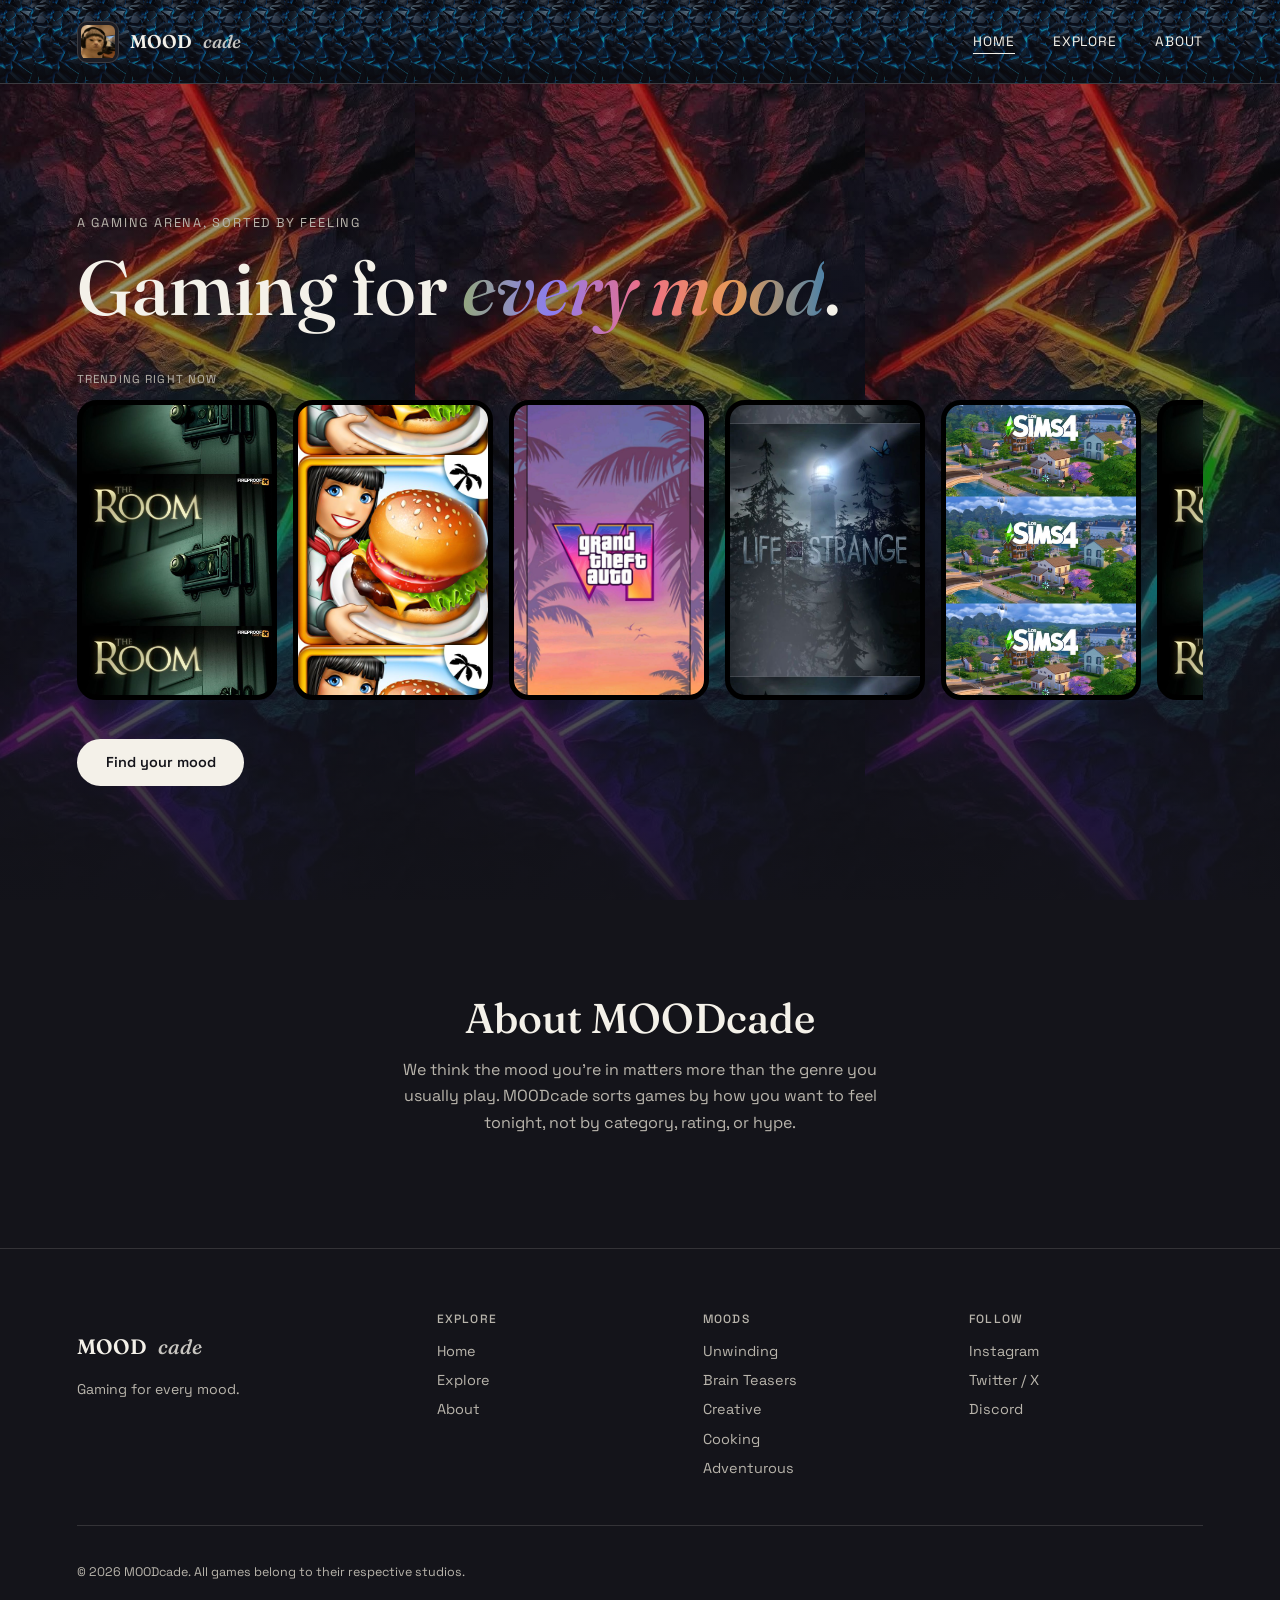
<file: index.html>
<!DOCTYPE html>
<html lang="en">
<head>
<meta charset="UTF-8">
<meta name="viewport" content="width=device-width, initial-scale=1.0">
<title>game arena</title>
<link rel="stylesheet" href="styles.css">
</head>
<body>

  <nav class="nav">
    <div class="nav__bg"></div>
    <div class="nav__content">
      <a href="index.html" class="brand">
        <img src="images/19.jpg" alt="MOODcade" class="brand-mark">
        MOOD<span>cade</span>
      </a>
      <ul class="nav__links">
        <li><a href="index.html" aria-current="page">Home</a></li>
        <li><a href="categories.html">Explore</a></li>
        <li><a href="#about">About</a></li>
      </ul>
    </div>
  </nav>

  <header class="hero" id="home">
    <div class="hero__media"></div>
    <div class="hero__scrim"></div>

    <div class="hero__inner">
      <p class="hero__eyebrow">A gaming arena, sorted by feeling</p>
      <h1 class="hero__title">Gaming for <em>every mood</em>.</h1>

      <div class="marquee">
        <p class="marquee__label">Trending right now</p>
        <div class="marquee__track">
          <div class="marquee__row">
            <div class="marquee__card"></div>
            <div class="marquee__card"></div>
            <div class="marquee__card"></div>
            <div class="marquee__card"></div>
            <div class="marquee__card"></div>
          </div>
          <div class="marquee__row" aria-hidden="true">
            <div class="marquee__card"></div>
            <div class="marquee__card"></div>
            <div class="marquee__card"></div>
            <div class="marquee__card"></div>
            <div class="marquee__card"></div>
          </div>
        </div>
      </div>

      <a href="categories.html" class="hero__cta">Find your mood</a>
    </div>
  </header>

  <section class="about" id="about">
    <h2>About MOODcade</h2>
    <p>We think the mood you're in matters more than the genre you usually play. MOODcade sorts games by how you want to feel tonight, not by category, rating, or hype.</p>
  </section>

  <footer class="footer">
    <div class="footer__top">
      <div class="footer__brand">
        <p class="brand brand--footer">MOOD<span>cade</span></p>
        <p class="footer__tag">Gaming for every mood.</p>
      </div>

      <div class="footer__col">
        <h4>Explore</h4>
        <a href="index.html">Home</a>
        <a href="categories.html">Explore</a>
        <a href="#about">About</a>
      </div>

      <div class="footer__col">
        <h4>Moods</h4>
        <a href="categories.html#cozy">Unwinding</a>
        <a href="categories.html#puzzle">Brain Teasers</a>
        <a href="categories.html#create">Creative</a>
        <a href="categories.html#cook">Cooking</a>
        <a href="categories.html#adventure">Adventurous</a>
      </div>

      <div class="footer__col">
        <h4>Follow</h4>
        <a href="#">Instagram</a>
        <a href="#">Twitter / X</a>
        <a href="#">Discord</a>
      </div>
    </div>

    <div class="footer__bottom">
      <p>&copy; 2026 MOODcade. All games belong to their respective studios.</p>
    </div>
  </footer>

</body>
</html>
</file>
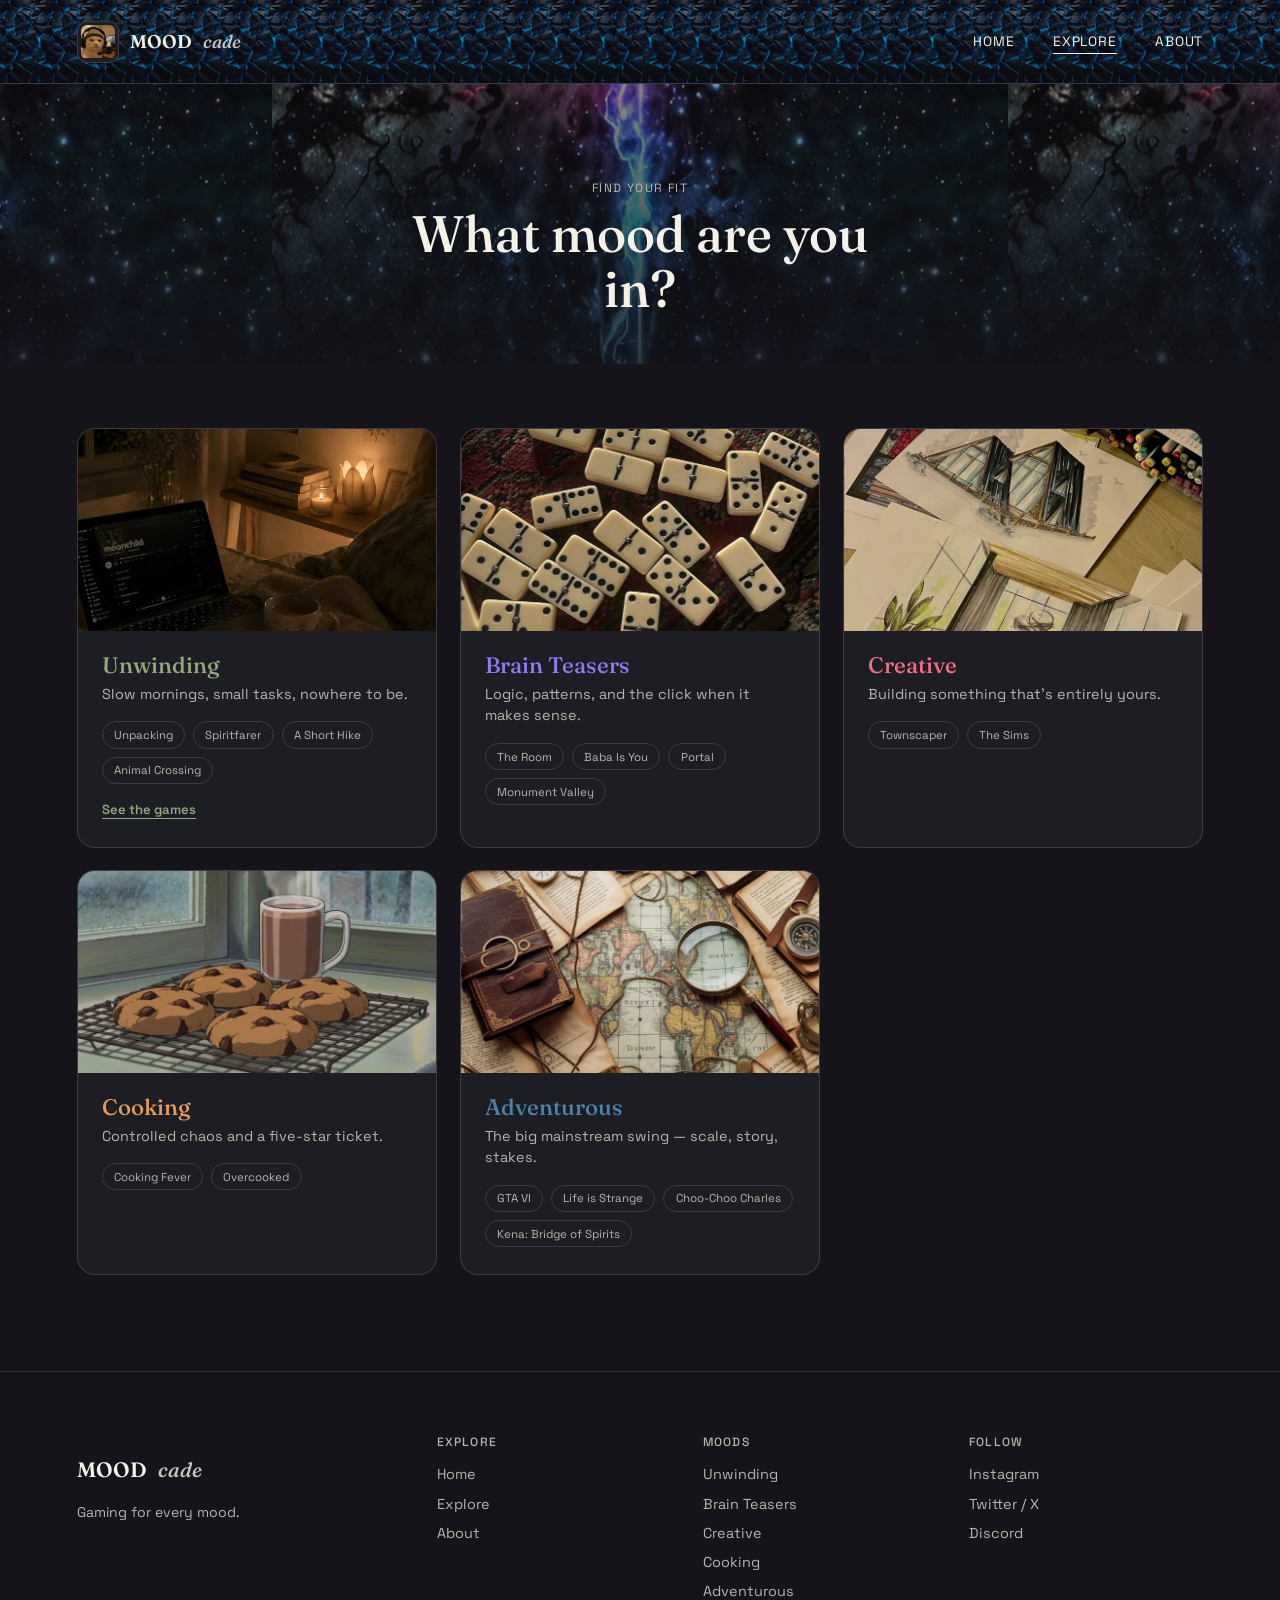
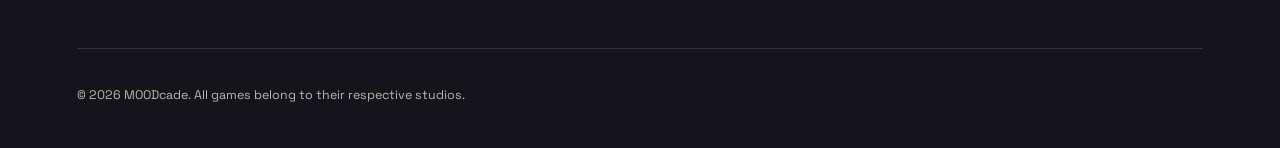
<file: categories.html>
<!DOCTYPE html>
<html lang="en">
<head>
<meta charset="UTF-8">
<meta name="viewport" content="width=device-width, initial-scale=1.0">
<title>game arena</title>
<link rel="stylesheet" href="styles.css">
</head>
<body></body>

  <nav class="nav">
    <div class="nav__bg"></div>
    <div class="nav__content">
      <a href="index.html" class="brand">
        <img src="images/19.jpg" alt="MOODcade" class="brand-mark">
        MOOD<span>cade</span>
      </a>
      <ul class="nav__links">
        <li><a href="index.html">Home</a></li>
        <li><a href="categories.html" aria-current="page">Explore</a></li>
        <li><a href="index.html#about">About</a></li>
      </ul>
    </div>
  </nav>

  <header class="page-head">
    <div class="page-head__media" style="background-image:url('images/53.jpg'); background-size: auto; background-position: center;"></div>
    <div class="page-head__scrim"></div>
    <div class="page-head__inner">
      <p class="page-head__eyebrow">Find your fit</p>
      <h1>What mood are you in?</h1>
    </div>
  </header>

  <main class="mood-grid">

    <article class="mood-card" id="cozy">
      <div class="mood-card__media"></div>
      <div class="mood-card__body" style>
        <h2>Unwinding</h2>
        <p>Slow mornings, small tasks, nowhere to be.</p>
        <ul class="mood-card__games">
          <li>Unpacking</li>
          <li>Spiritfarer</li>
          <li>A Short Hike</li>
          <li>Animal Crossing</li>
        </ul>
        <a href="game-details.html" class="mood-card__link">See the games</a>
      </div>
    </article>

    <article class="mood-card mood-card--puzzle" id="puzzle">
      <div class="mood-card__media"></div>
      <div class="mood-card__body">
        <h2>Brain Teasers</h2>
        <p>Logic, patterns, and the click when it makes sense.</p>
        <ul class="mood-card__games">
          <li>The Room</li>
          <li>Baba Is You</li>
          <li>Portal</li>
          <li>Monument Valley</li>
        </ul>
      </div>
    </article>

    <article class="mood-card mood-card--create" id="create">
      <div class="mood-card__media"></div>
      <div class="mood-card__body">
        <h2>Creative</h2>
        <p>Building something that's entirely yours.</p>
        <ul class="mood-card__games">
          <li>Townscaper</li>
          <li>The Sims</li>
        </ul>
      </div>
    </article>

    <article class="mood-card mood-card--cook" id="cook">
      <div class="mood-card__media"></div>
      <div class="mood-card__body">
        <h2>Cooking</h2>
        <p>Controlled chaos and a five-star ticket.</p>
        <ul class="mood-card__games">
          <li>Cooking Fever</li>
          <li>Overcooked</li>
        </ul>
      </div>
    </article>

    <article class="mood-card mood-card--adventure" id="adventure">
      <div class="mood-card__media"></div>
      <div class="mood-card__body">
        <h2>Adventurous</h2>
        <p>The big mainstream swing — scale, story, stakes.</p>
        <ul class="mood-card__games">
          <li>GTA VI</li>
          <li>Life is Strange</li>
          <li>Choo-Choo Charles</li>
          <li>Kena: Bridge of Spirits</li>
        </ul>
      </div>
    </article>

  </main>

  <footer class="footer">
    <div class="footer__top">
      <div class="footer__brand">
        <p class="brand brand--footer">MOOD<span>cade</span></p>
        <p class="footer__tag">Gaming for every mood.</p>
      </div>

      <div class="footer__col">
        <h4>Explore</h4>
        <a href="index.html">Home</a>
        <a href="categories.html">Explore</a>
        <a href="index.html#about">About</a>
      </div>

      <div class="footer__col">
        <h4>Moods</h4>
        <a href="#cozy">Unwinding</a>
        <a href="#puzzle">Brain Teasers</a>
        <a href="#create">Creative</a>
        <a href="#cook">Cooking</a>
        <a href="#adventure">Adventurous</a>
      </div>

      <div class="footer__col">
        <h4>Follow</h4>
        <a href="#">Instagram</a>
        <a href="#">Twitter / X</a>
        <a href="#">Discord</a>
      </div>
    </div>

    <div class="footer__bottom">
      <p>&copy; 2026 MOODcade. All games belong to their respective studios.</p>
    </div>
  </footer>

</body>
</html>
</file>
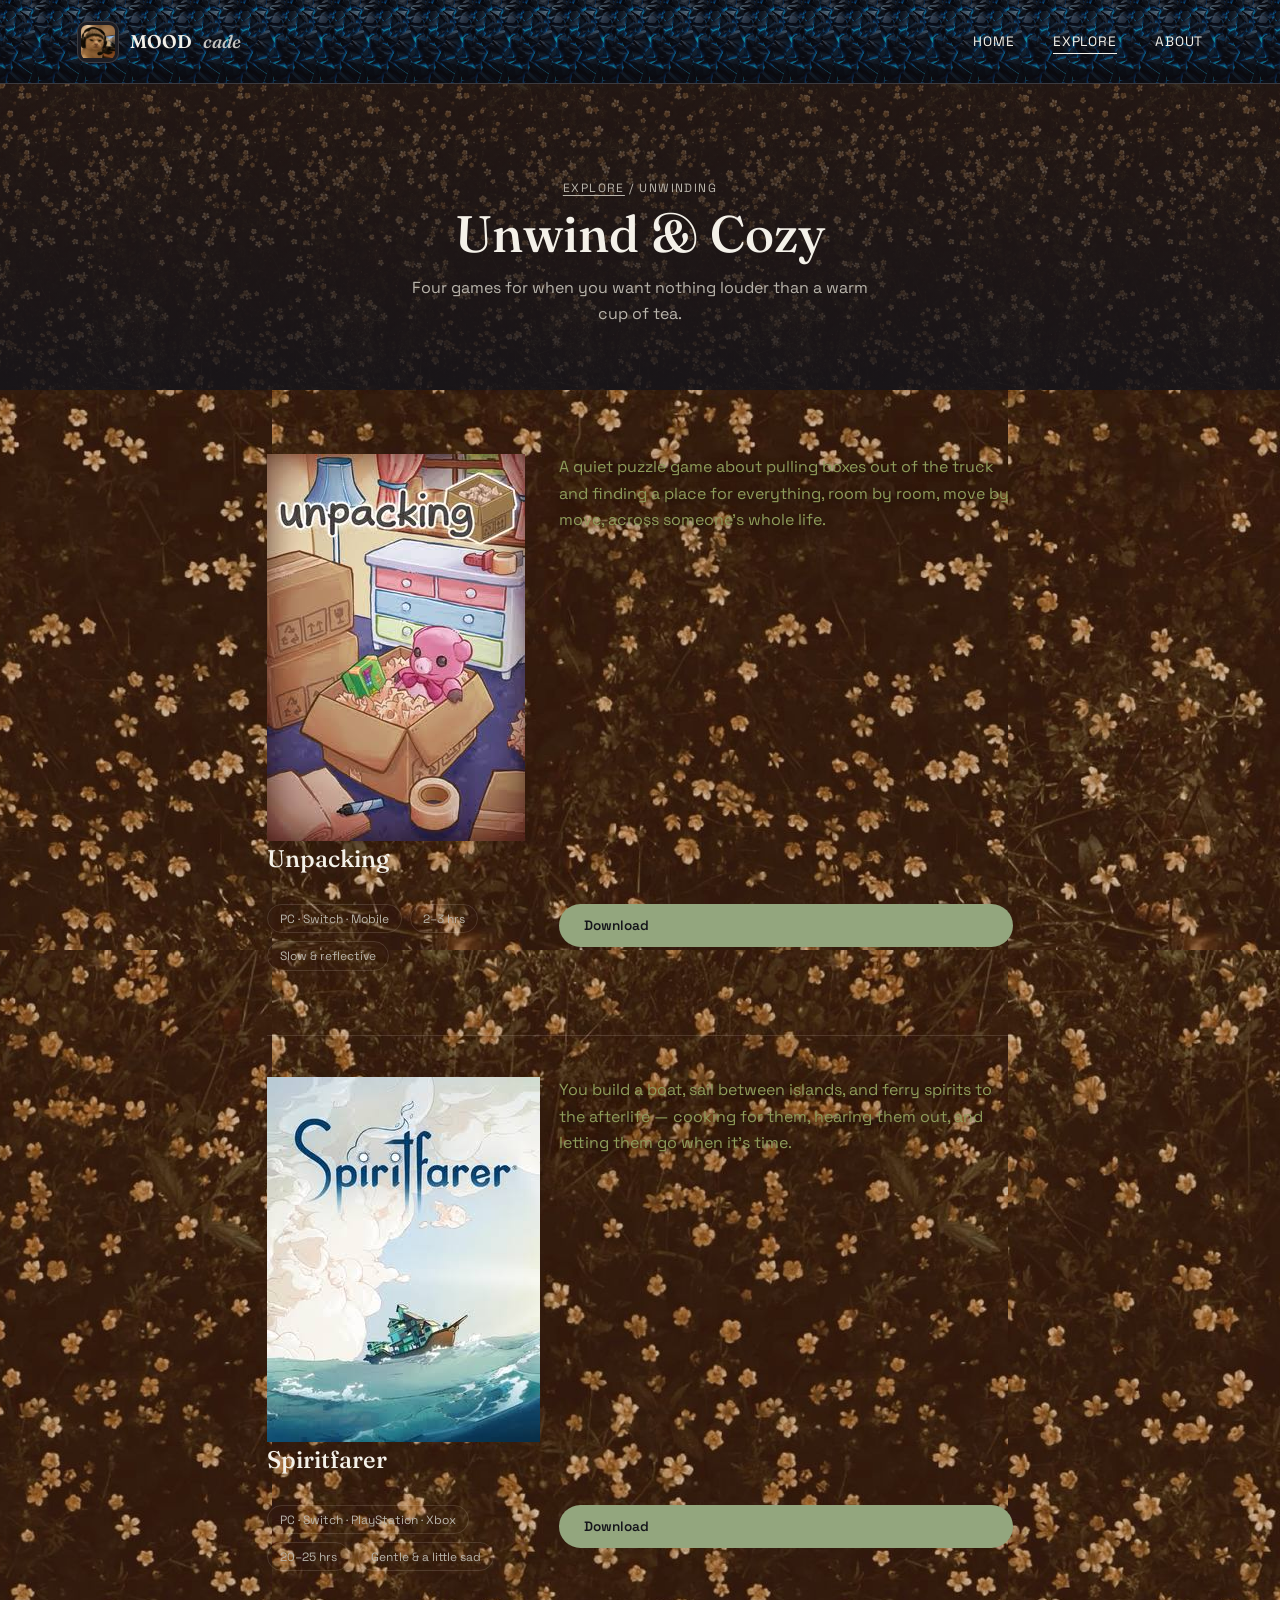
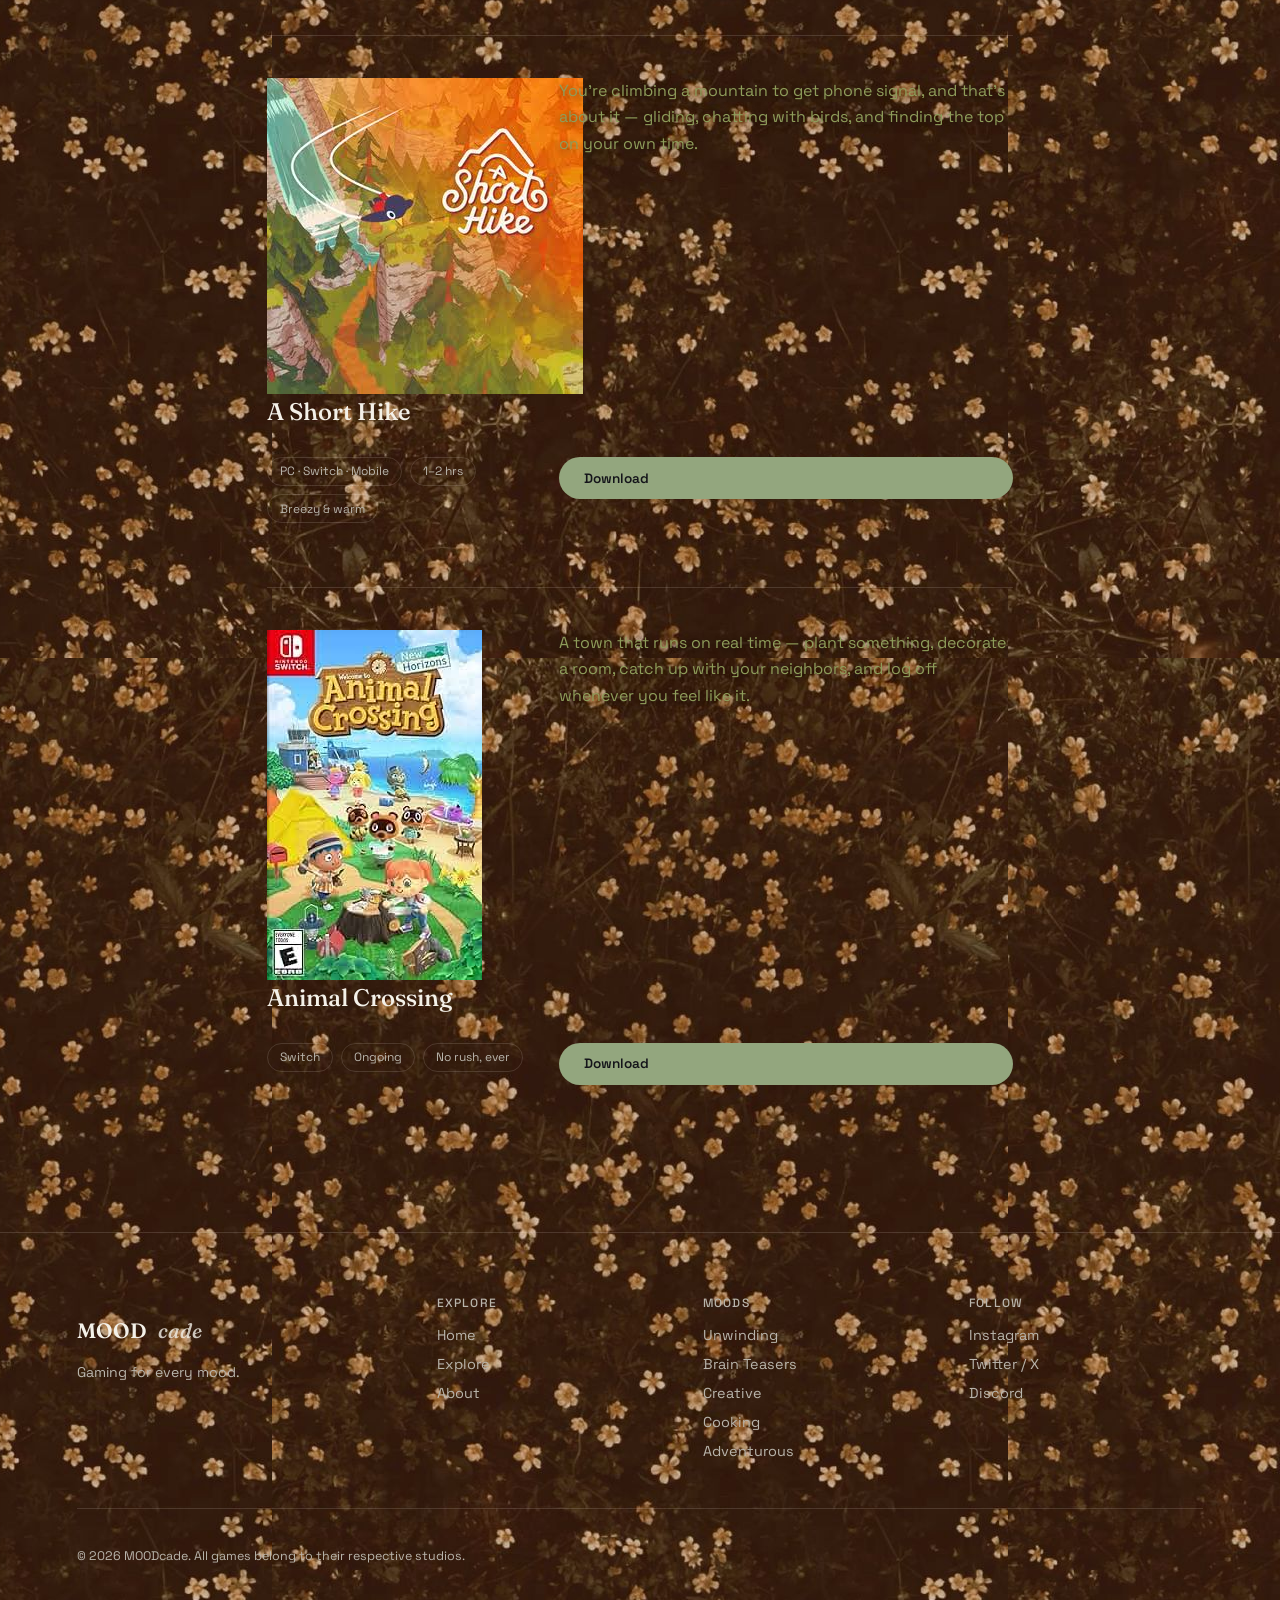
<file: game-details.html>
<!DOCTYPE html>
<html lang="en">
<head>
<meta charset="UTF-8">
<meta name="viewport" content="width=device-width, initial-scale=1.0">
<title>game arena</title>
<link rel="stylesheet" href="styles.css">
</head>
<body style="background-image: url('images/62.jpg'); background-size: auto; background-position: center;">

  <nav class="nav">
    <div class="nav__bg"></div>
    <div class="nav__content">
      <a href="index.html" class="brand">
        <img src="images/19.jpg" alt="MOODcade" class="brand-mark">
        MOOD<span>cade</span>
      </a>
      <ul class="nav__links">
        <li><a href="index.html">Home</a></li>
        <li><a href="categories.html" aria-current="page">Explore</a></li>
        <li><a href="index.html#about">About</a></li>
      </ul>
    </div>
  </nav>

  <header class="page-head">
    <div class="page-head__media" style="background-image:url('images/62.jpg'); background-size: contain; background-position: center;"></div>
    <div class="page-head__scrim"></div>
    <div class="page-head__inner">
      <p class="page-head__eyebrow"><a href="categories.html">Explore</a> / Unwinding</p>
      <h1>Unwind &amp; Cozy</h1>
      <p class="page-head__sub">Four games for when you want nothing louder than a warm cup of tea.</p>
    </div>
  </header>

  <main class="game-list">

    <article class="game-detail">
      
        <h2><img src="images/221.jpg" alt=""> Unpacking</h2>
        <p class="game-detail__desc">A quiet puzzle game about pulling boxes out of the truck and finding a place for everything, room by room, move by move, across someone's whole life.</p>
        <ul class="game-detail__meta">
          <li>PC · Switch · Mobile</li>
          <li>2–3 hrs</li>
          <li>Slow &amp; reflective</li>
        </ul>
        <a href="#" class="game-detail__download">Download</a>
      </div>
    </article>

    <article class="game-detail">
      
        <h2><img src="images/222.jpg" alt=""> Spiritfarer</h2>
        <p class="game-detail__desc">You build a boat, sail between islands, and ferry spirits to the afterlife — cooking for them, hearing them out, and letting them go when it's time.</p>
        <ul class="game-detail__meta">
          <li>PC · Switch · PlayStation · Xbox</li>
          <li>20–25 hrs</li>
          <li>Gentle &amp; a little sad</li>
        </ul>
        <a href="#" class="game-detail__download">Download</a>
      </div>
    </article>

    <article class="game-detail">
      
        <h2><img src="images/223.jpg" alt=""> A Short Hike</h2>
        <p class="game-detail__desc">You're climbing a mountain to get phone signal, and that's about it — gliding, chatting with birds, and finding the top on your own time.</p>
        <ul class="game-detail__meta">
          <li>PC · Switch · Mobile</li>
          <li>1–2 hrs</li>
          <li>Breezy &amp; warm</li>
        </ul>
        <a href="#" class="game-detail__download">Download</a>
      </div>
    </article>

    <article class="game-detail">
      
        <h2><img src="images/224.jpg" alt=""> Animal Crossing</h2>
        <p class="game-detail__desc">A town that runs on real time — plant something, decorate a room, catch up with your neighbors, and log off whenever you feel like it.</p>
        <ul class="game-detail__meta">
          <li>Switch</li>
          <li>Ongoing</li>
          <li>No rush, ever</li>
        </ul>
        <a href="#" class="game-detail__download">Download</a>
      </div>
    </article>

  </main>

  <footer class="footer">
    <div class="footer__top">
      <div class="footer__brand">
        <p class="brand brand--footer">MOOD<span>cade</span></p>
        <p class="footer__tag">Gaming for every mood.</p>
      </div>

      <div class="footer__col">
        <h4>Explore</h4>
        <a href="index.html">Home</a>
        <a href="categories.html">Explore</a>
        <a href="index.html#about">About</a>
      </div>

      <div class="footer__col">
        <h4>Moods</h4>
        <a href="categories.html#cozy">Unwinding</a>
        <a href="categories.html#puzzle">Brain Teasers</a>
        <a href="categories.html#create">Creative</a>
        <a href="categories.html#cook">Cooking</a>
        <a href="categories.html#adventure">Adventurous</a>
      </div>

      <div class="footer__col">
        <h4>Follow</h4>
        <a href="#">Instagram</a>
        <a href="#">Twitter / X</a>
        <a href="#">Discord</a>
      </div>
    </div>

    <div class="footer__bottom">
      <p>&copy; 2026 MOODcade. All games belong to their respective studios.</p>
    </div>
  </footer>

</body>
</html>
</file>
<file: styles.css>
@import url('https://fonts.googleapis.com/css2?family=Fraunces:ital,opsz,wght@0,9..144,300;0,9..144,500;0,9..144,600;1,9..144,500&family=Space+Grotesk:wght@400;500;600;700&display=swap');

:root {
  --ink: #F4F1E9;
  --ink-dim: #B9B5AC;
  --void: #14141A;
  --void-soft: #1D1D24;
  --line: rgba(244, 241, 233, 0.14);

  --cozy: #93A67E;
  --puzzle: #8C7CF0;
  --create: #EE6E86;
  --cook: #E69A56;
  --adventure: #4F82A6;

  --radius: 18px;
  --ease: cubic-bezier(0.22, 1, 0.36, 1);
}

* { box-sizing: border-box; }

html { scroll-behavior: smooth; }

body {
  margin: 0;
  background: var(--void);
  color: var(--ink);
  font-family: 'Space Grotesk', sans-serif;
  -webkit-font-smoothing: antialiased;
  

h1, h2, h3, h4 {
  font-family: 'Fraunces', serif;
  font-weight: 500;
  line-height: 1.08;
  margin: 0;

}

a { color: inherit; text-decoration: none; }

a:focus-visible, [tabindex]:focus-visible {
  outline: 2px solid var(--ink);
  outline-offset: 4px;
  border-radius: 4px;
}

@media (prefers-reduced-motion: reduce) {
  *, *::before, *::after {
    animation-duration: 0.001ms !important;
    animation-iteration-count: 1 !important;
    scroll-behavior: auto !important;
  }
}


/* ---------- nav ---------- */
.nav {
  position: fixed;
  top: 0; left: 0; right: 0;
  z-index: 100;
  height: 84px;
  background: var(--void-soft);
  border-bottom: 1px solid var(--line);
}

.nav__bg {
  position: absolute;
  inset: 0;
  background-size: contain;
  background-position: center;
  background-image: url('images/52.jpg'); 
}

.nav__content {
  position: relative;
  z-index: 1;
  height: 100%;
  display: flex;
  align-items: center;
  justify-content: space-between;
  padding: 0 6vw;
  background: linear-gradient(180deg, rgba(20,20,26,0.35), rgba(20,20,26,0.55));
}

.brand {
  font-family: 'Fraunces', serif;
  font-size: 1.15rem;
  font-weight: 600;
  display: flex;
  align-items: center;
  gap: 0.7rem;
}
.brand span { font-style: italic; font-weight: 500; opacity: 0.8; }
.brand--footer { font-size: 1.3rem; }

.brand-mark {
  width: 42px;
  height: 42px;
  object-fit: contain;
  object-position: center;
  background: var(--void-soft);
  border: 1px solid var(--line);
  border-radius: 10px;
  padding: 3px;
}

.nav__links {
  display: flex;
  gap: 2.4rem;
  list-style: none;
  margin: 0;
  padding: 0;
  font-size: 0.85rem;
  letter-spacing: 0.06em;
  text-transform: uppercase;
}

.nav__links a { position: relative; padding-bottom: 4px; }
.nav__links a::after {
  content: '';
  position: absolute;
  left: 0; bottom: 0;
  width: 0; height: 1px;
  background: currentColor;
  transition: width 0.35s var(--ease);
}
.nav__links a:hover::after,
.nav__links a[aria-current]::after { width: 100%; }

@media (max-width: 640px) {
  .nav__links { gap: 1.1rem; font-size: 0.68rem; }
}

/* ---------- hero (index.html only) ---------- */
.hero {
  position: relative;
  min-height: 100vh;
  display: flex;
  align-items: center;
  padding-top: 84px;
  overflow: hidden;
  background: var(--void-soft);
}

.hero__media {
  position: absolute;
  inset: 0;
  
  background-position: center;
   
  background-image: url('images/14.jpg');
  background-size: contain;
}

.hero__scrim {
  position: absolute;
  inset: 0;
  background: linear-gradient(180deg, rgba(20,20,26,0.35) 0%, rgba(20,20,26,0.55) 55%, rgba(20,20,26,0.92) 100%);
}

.hero__inner {
  position: relative;
  z-index: 1;
  width: 100%;
  padding: 4rem 6vw 3rem;
}

.hero__eyebrow {
  font-size: 0.8rem;
  letter-spacing: 0.14em;
  text-transform: uppercase;
  color: var(--ink-dim);
  margin: 0 0 1rem;
}

.hero__title {
  font-size: clamp(2.6rem, 6vw, 5rem);
  margin-bottom: 2.6rem;
}

.hero__title em {
  font-style: italic;
  font-weight: 500;
  background: linear-gradient(90deg, var(--cozy), var(--puzzle), var(--create), var(--cook), var(--adventure));
  -webkit-background-clip: text;
  background-clip: text;
  color: transparent;
}

.hero__cta {
  display: inline-block;
  margin-top: 2.4rem;
  padding: 0.9rem 1.8rem;
  border-radius: 999px;
  background: var(--ink);
  color: var(--void);
  font-size: 0.9rem;
  font-weight: 600;
  transition: transform 0.3s var(--ease);
}
.hero__cta:hover { transform: translateY(-2px); }

/* ---------- trending strip (index.html) ---------- */
.marquee { overflow: hidden; }

.marquee__label {
  font-size: 0.72rem;
  letter-spacing: 0.1em;
  text-transform: uppercase;
  color: var(--ink-dim);
  margin: 0 0 0.9rem;
}

.marquee__track {
  display: flex;
  width: max-content;
  animation: scroll-marquee 28s linear infinite;
}

.marquee:hover .marquee__track { animation-play-state: paused; }

.marquee__row {
  display: flex;
  gap: 1rem;
  padding-right: 1rem;
}

.marquee__card {
  flex: 0 0 auto;
  width: clamp(140px, 16vw, 200px);
  aspect-ratio: 2 / 3;
  border-radius: 20px;
  border: 5px solid black;
  background-size: contain;
  background-position: center;
  background-color: var(--void-soft);
  transition: transform 0.3s var(--ease);
}
.marquee__card:hover { transform: translateY(-6px); }

/* one photo per trending card — the duplicated row shares the same
   five images so the loop is seamless */
.marquee__card:nth-child(1),
.marquee__card:nth-child(6)  { background-image: url('images/111.jpg');}
.marquee__card:nth-child(2),
.marquee__card:nth-child(7)  { background-image: url('images/112.jpg'); }
.marquee__card:nth-child(3),
.marquee__card:nth-child(8)  { background-image: url('images/113.jpg'); }
.marquee__card:nth-child(4),
.marquee__card:nth-child(9)  { background-image: url('images/114.jpg'); }
.marquee__card:nth-child(5),
.marquee__card:nth-child(10) { background-image: url('images/115.jpg'); }

@keyframes scroll-marquee {
  from { transform: translateX(0); }
  to   { transform: translateX(-50%); }
}

/* ---------- about (index.html) ---------- */
.about {
  max-width: 640px;
  margin: 0 auto;
  padding: 6rem 6vw;
  text-align: center;
}
.about h2 { font-size: clamp(1.8rem, 3.6vw, 2.6rem); margin-bottom: 1rem; }
.about p { color: var(--ink-dim); line-height: 1.65; }

/* ---------- page header (categories.html, game-details.html) ---------- */
.page-head {
  position: relative;
  overflow: hidden;
  padding-top: 84px;
  background: var(--void-soft);
}

.page-head__media {
  position: absolute;
  inset: 0;
  background-size: cover;
  background-position: center;
  /* background-image: url('images/categories-bg.jpg'); */
}

.page-head__scrim {
  position: absolute;
  inset: 0;
  background: linear-gradient(180deg, rgba(20,20,26,0.4) 0%, rgba(20,20,26,0.85) 100%);
}

.page-head__inner {
  position: relative;
  z-index: 1;
  max-width: 640px;
  margin: 0 auto;
  padding: 6rem 6vw 3rem;
  text-align: center;
}

.page-head__eyebrow {
  font-size: 0.75rem;
  letter-spacing: 0.12em;
  text-transform: uppercase;
  color: var(--ink-dim);
  margin: 0 0 0.6rem;
}
.page-head__eyebrow a { text-decoration: underline; text-underline-offset: 3px; }

.page-head h1 { font-size: clamp(2rem, 4.4vw, 3.2rem); }

.page-head__sub {
  margin-top: 0.9rem;
  color: var(--ink-dim);
  line-height: 1.6;
}

/* ---------- mood cards (categories.html) ---------- */
.mood-grid {
  padding: 4rem 6vw 6rem;
  max-width: 1280px;
  margin: 0 auto;
  display: grid;
  grid-template-columns: repeat(auto-fit, minmax(300px, 1fr));
  gap: 1.4rem;
}

.mood-card {
  --tint: var(--cozy);
  border: 1px solid var(--line);
  border-radius: var(--radius);
  overflow: hidden;
  background: var(--void-soft);
  transition: transform 0.4s var(--ease), border-color 0.4s var(--ease);
}
.mood-card:hover { transform: translateY(-10px); border-color: var(--tint); }

.mood-card--puzzle    { --tint: var(--puzzle); }
.mood-card--create    { --tint: var(--create); }
.mood-card--cook      { --tint: var(--cook); }
.mood-card--adventure { --tint: var(--adventure); }
.mood-card--wide { grid-column: 1 / -1; }

.mood-card__media {
  aspect-ratio: 16 / 9;
  background-size: cover;
  background-position: center;
  background-color: var(--void-soft);
}

/* one cover photo per mood — swap the file names for your own */
#cozy .mood-card__media      { background-image: url('images/16.jpg'); }
#puzzle .mood-card__media    { background-image: url('images/17.jpg'); }
#create .mood-card__media    { background-image: url('images/7.jpg'); }
#cook .mood-card__media      { background-image: url('images/9.jpg'); }
#adventure .mood-card__media { background-image: url('images/13.jpg'); }

.mood-card__body { padding: 1.4rem 1.5rem 1.7rem; }

.mood-card__body h2 {
  font-size: 1.4rem;
  color: var(--tint);
  margin-bottom: 0.4rem;
}

.mood-card__body p {
  margin: 0 0 1rem;
  color: var(--ink-dim);
  font-size: 0.9rem;
  line-height: 1.5;
}

.mood-card__games {
  list-style: none;
  margin: 0;
  padding: 0;
  display: flex;
  flex-wrap: wrap;
  gap: 0.5rem;
}

.mood-card__games li {
  font-size: 0.72rem;
  padding: 0.35rem 0.7rem;
  border-radius: 999px;
  border: 1px solid var(--line);
  color: var(--ink-dim);
}

.mood-card__link {
  display: inline-block;
  margin-top: 1.1rem;
  font-size: 0.82rem;
  font-weight: 600;
  color: var(--tint);
  border-bottom: 1px solid currentColor;
}

/* ---------- game detail list (game-details.html) ---------- */
.game-list {
  max-width: 900px;
  margin: 0 auto;
  padding: 4rem 6vw 6rem;
  display: flex;
  flex-direction: column;
  gap: 2.6rem;
}

.game-detail {
  display: grid;
  grid-template-columns: 260px 1fr;
  gap: 2rem;
  align-items: start;
  padding-bottom: 2.6rem;
  border-bottom: 1px solid var(--line);
}

.game-detail:last-child { border-bottom: none; }

.game-detail__art {
  aspect-ratio: 3 / 4;
  border-radius: var(--radius);
  background-size: cover;
  background-position: center;
  background-color: var(--void-soft);
  border: 1px solid var(--line);
}

/* swap these file names for your own cover art, one per game */
.game-list .game-detail:nth-child(1) .game-detail__art { background-image: url('images/unpacking.jpg'); }
.game-list .game-detail:nth-child(2) .game-detail__art { background-image: url('images/spiritfarer.jpg'); }
.game-list .game-detail:nth-child(3) .game-detail__art { background-image: url('images/a-short-hike.jpg'); }
.game-list .game-detail:nth-child(4) .game-detail__art { background-image: url('images/animal-crossing.jpg'); }

.game-detail__body h2 { font-size: 1.6rem; margin-bottom: 0.7rem; }

.game-detail__desc {
  color: rgb(142, 157, 91);
  line-height: 1.65;
  margin: 0 0 1.1rem;
  max-width: 55ch;
  text-shadow: 0 2px 8px rgba(0,0,0,0.6);
}

.game-detail__meta {
  list-style: none;
  margin: 0 0 1.4rem;
  padding: 0;
  display: flex;
  flex-wrap: wrap;
  gap: 0.5rem;
}

.game-detail__meta li {
  font-size: 0.75rem;
  padding: 0.35rem 0.75rem;
  border-radius: 999px;
  border: 1px solid var(--line);
  color: var(--ink-dim);
}

.game-detail__download {
  display: inline-block;
  padding: 0.8rem 1.6rem;
  border-radius: 999px;
  background: var(--cozy);
  color: var(--void);
  font-size: 0.85rem;
  font-weight: 600;
  transition: transform 0.3s var(--ease);
}
.game-detail__download:hover { transform: translateY(-2px); }

@media (max-width: 640px) {
  .game-detail { grid-template-columns: 1fr; }
  .game-detail__art { max-width: 220px; }
}

/* ---------- footer (all pages) ---------- */
.footer {
  border-top: 1px solid var(--line);
  padding: 4rem 6vw 2rem;
}

.footer__top {
  display: grid;
  grid-template-columns: 1.4fr 1fr 1fr 1fr;
  gap: 2rem;
  max-width: 1280px;
  margin: 0 auto 3rem;
}

.footer__tag { color: var(--ink-dim); font-size: 0.88rem; margin-top: 0.5rem; }

.footer__col { display: flex; flex-direction: column; gap: 0.7rem; }
.footer__col h4 {
  font-family: 'Space Grotesk', sans-serif;
  font-size: 0.75rem;
  letter-spacing: 0.1em;
  text-transform: uppercase;
  color: var(--ink-dim);
  margin-bottom: 0.3rem;
}
.footer__col a { font-size: 0.9rem; color: var(--ink-dim); transition: color 0.25s var(--ease); }
.footer__col a:hover { color: var(--ink); }

.footer__bottom {
  max-width: 1280px;
  margin: 0 auto;
  padding-top: 1.6rem;
  border-top: 1px solid var(--line);
  font-size: 0.78rem;
  color: var(--ink-dim);
}

@media (max-width: 780px) {
  .footer__top { grid-template-columns: 1fr 1fr; }
}
</file>
